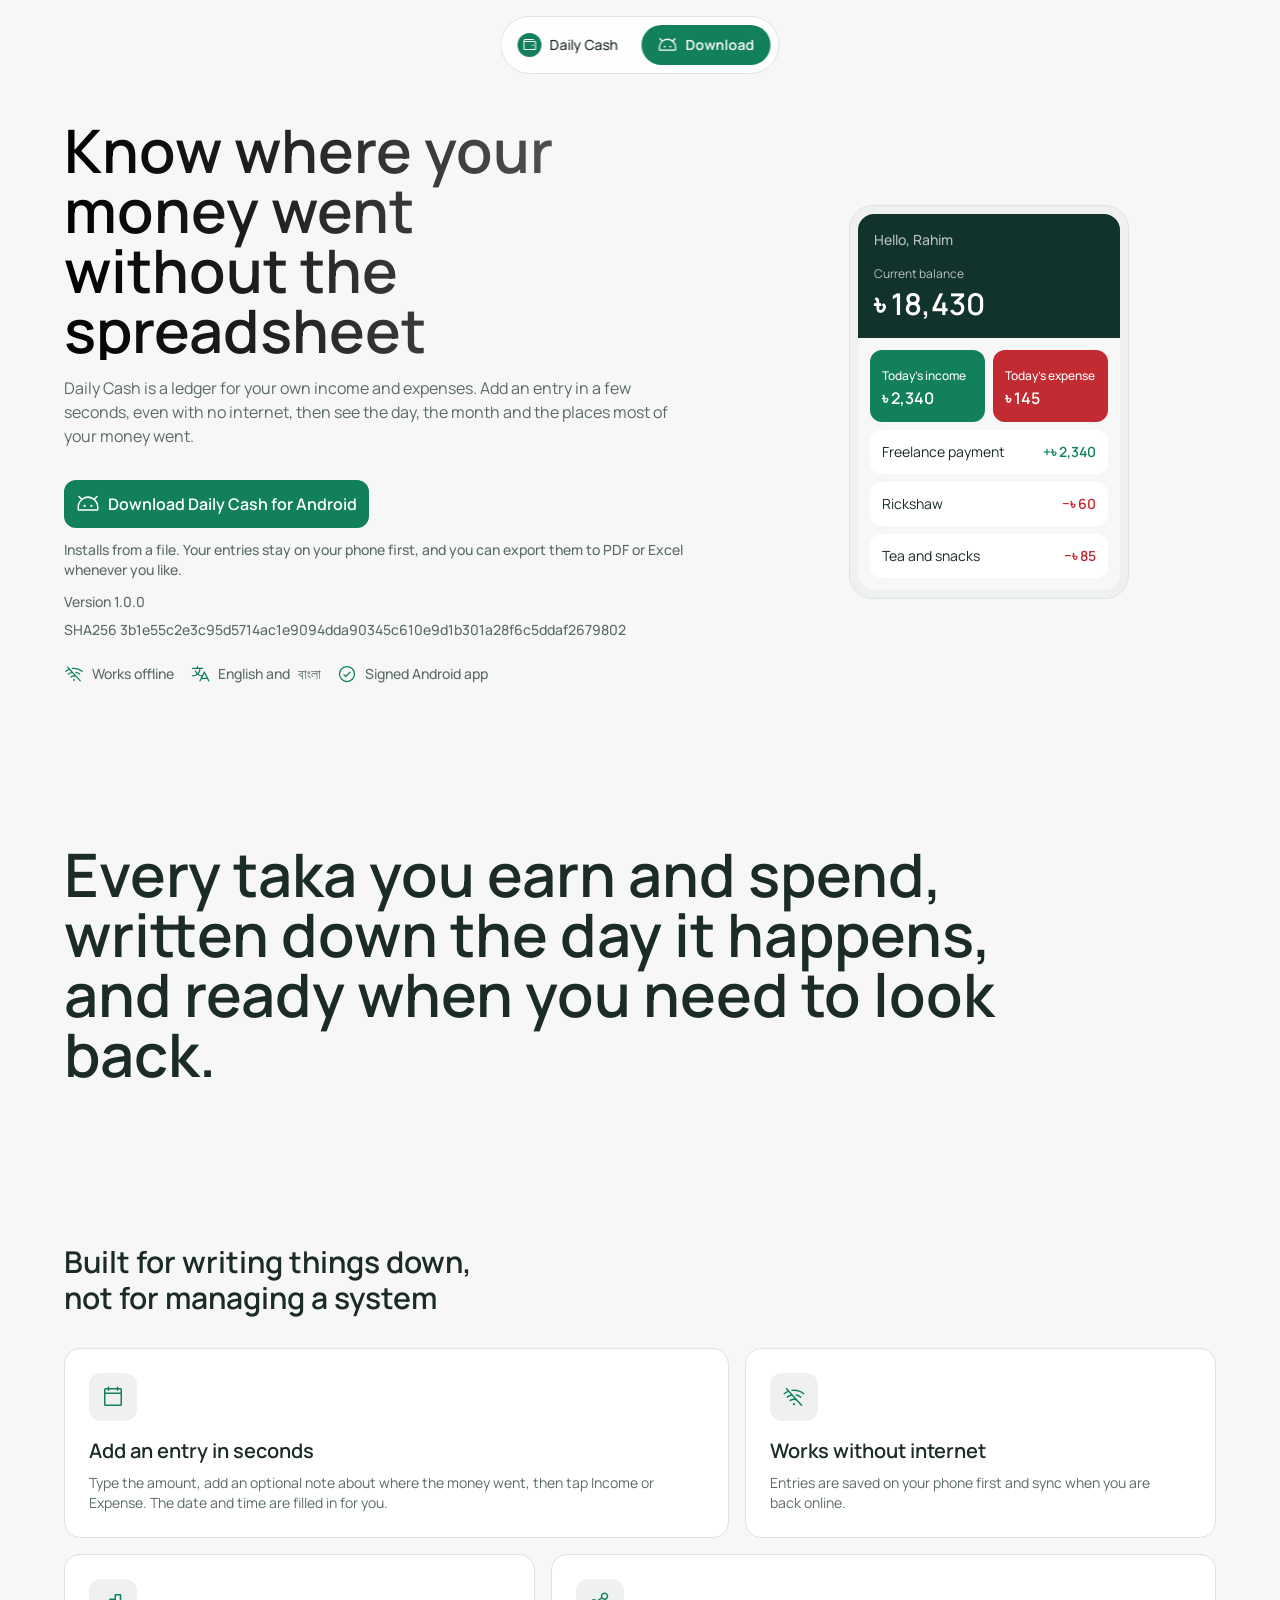
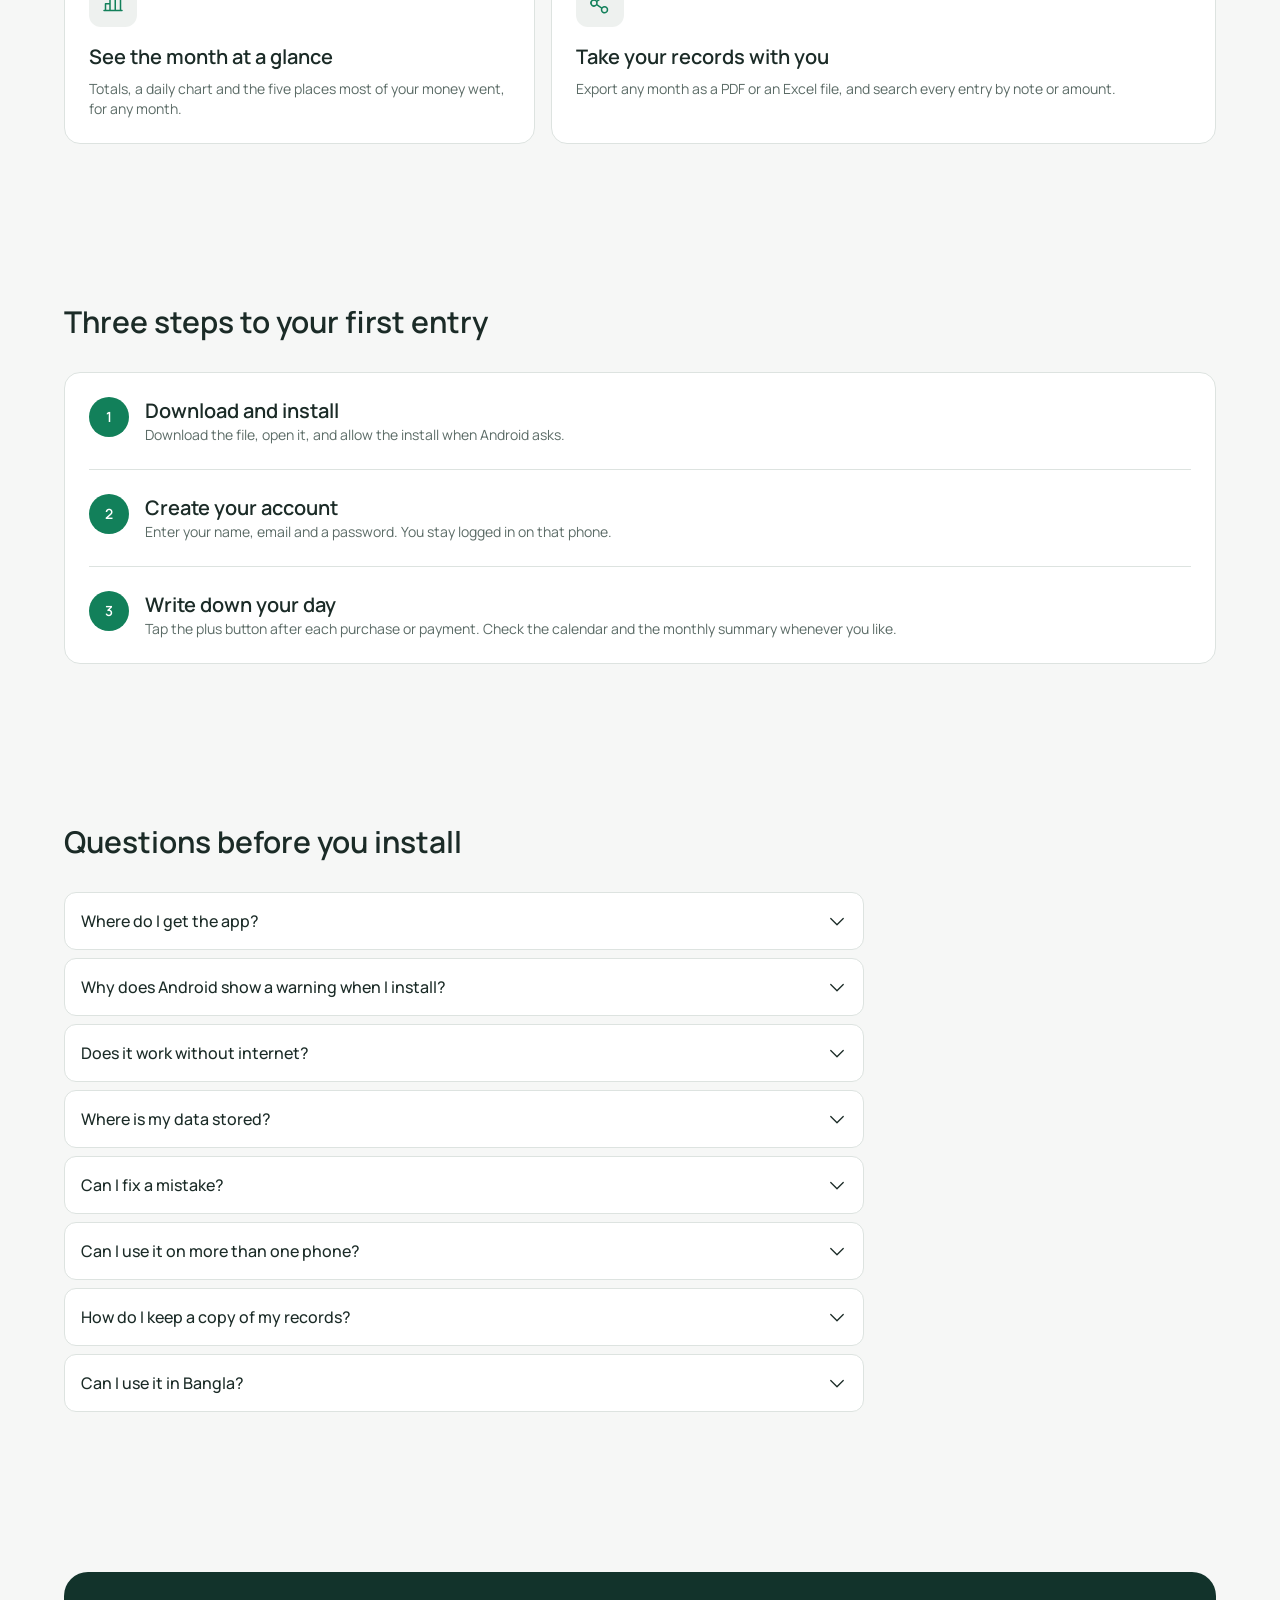
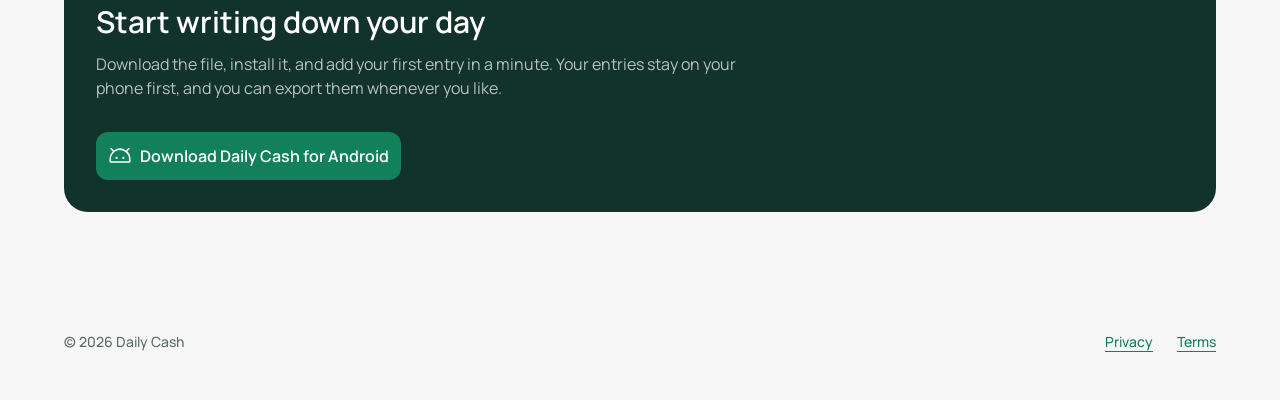
<file: docs/index.html>
<!doctype html>
<html lang="en">
<head>
  <meta charset="utf-8">
  <meta name="viewport" content="width=device-width, initial-scale=1">
  <title>Daily Cash: a daily income and expense ledger for Android</title>
  <meta name="description" content="Daily Cash is an Android app for writing down your income and expenses every day. Works without internet, in English and Bangla.">
  <meta name="theme-color" content="#12332B">
  <meta property="og:type" content="website">
  <meta property="og:title" content="Daily Cash: know where your money went">
  <meta property="og:description" content="An Android ledger for your own income and expenses. Works without internet, in English and Bangla.">
  <meta property="og:image" content="og.png">
  <meta name="twitter:card" content="summary_large_image">
  <link rel="icon" href="favicon.svg" type="image/svg+xml">
  <link rel="preload" href="fonts/Manrope.ttf" as="font" type="font/ttf" crossorigin>
  <link rel="stylesheet" href="style.css">
  <noscript><style>.reveal{opacity:1;transform:none}.tagline .w{color:var(--text)}</style></noscript>
  <script type="application/ld+json">{"@context": "https://schema.org", "@type": "FAQPage", "mainEntity": [{"@type": "Question", "name": "Where do I get the app?", "acceptedAnswer": {"@type": "Answer", "text": "This page gives you Daily Cash as an APK file, which you install directly on your Android phone. Tap the download button, open the file, and allow the install when Android asks."}}, {"@type": "Question", "name": "Why does Android show a warning when I install?", "acceptedAnswer": {"@type": "Answer", "text": "Android shows a prompt for any app that does not come from the Play Store, and for apps from developers it has not seen often. The file is signed with the developer's own key. To continue, tap More details, then Install anyway. If a checksum is listed on this page, you can compare it with the file you downloaded to confirm it is the original."}}, {"@type": "Question", "name": "Does it work without internet?", "acceptedAnswer": {"@type": "Answer", "text": "Yes, after the first login. You need internet once to create your account or log in. After that you can add, edit and delete entries offline, and they sync when your connection returns. A small cloud icon marks entries that are still waiting to sync."}}, {"@type": "Question", "name": "Where is my data stored?", "acceptedAnswer": {"@type": "Answer", "text": "Your entries are saved on your phone and synced to a private database, linked to your account. Only the account you log in with can read them. The privacy page explains what is stored."}}, {"@type": "Question", "name": "Can I fix a mistake?", "acceptedAnswer": {"@type": "Answer", "text": "Yes. Tap an entry to change its amount, note or type. Swipe an entry to the left to delete it, and tap Undo within five seconds if you change your mind."}}, {"@type": "Question", "name": "Can I use it on more than one phone?", "acceptedAnswer": {"@type": "Answer", "text": "Yes. Log in with the same account on the other phone, and pull down on the home screen to refresh."}}, {"@type": "Question", "name": "How do I keep a copy of my records?", "acceptedAnswer": {"@type": "Answer", "text": "Open Monthly summary, tap the share icon, and choose PDF or Excel. The file is created on your phone and you decide where to send it."}}, {"@type": "Question", "name": "Can I use it in Bangla?", "acceptedAnswer": {"@type": "Answer", "text": "Yes. Switch between English and বাংলা in Settings. Numbers change to Bangla digits too, and there is a dark theme."}}]}</script>
</head>
<body>
  <a class="skip button-sm" href="#main">Skip to content</a>

  <header class="nav" role="banner">
    <a class="brand title-4" href="./" aria-label="Daily Cash home">
      <span class="brand-mark"><svg aria-hidden="true" focusable="false" xmlns="http://www.w3.org/2000/svg" viewBox="0 0 256 256" fill="currentColor"><path d="M216,64H56a8,8,0,0,1,0-16H192a8,8,0,0,0,0-16H56A24,24,0,0,0,32,56V184a24,24,0,0,0,24,24H216a16,16,0,0,0,16-16V80A16,16,0,0,0,216,64Zm0,128H56a8,8,0,0,1-8-8V78.63A23.84,23.84,0,0,0,56,80H216Zm-48-60a12,12,0,1,1,12,12A12,12,0,0,1,168,132Z"/></svg></span>
      <span>Daily Cash</span>
    </a>
    <a class="btn btn-sm button-sm" href="#" data-download aria-disabled="true"><svg aria-hidden="true" focusable="false" xmlns="http://www.w3.org/2000/svg" viewBox="0 0 256 256" fill="currentColor"><path d="M176,148a12,12,0,1,1-12-12A12,12,0,0,1,176,148ZM92,136a12,12,0,1,0,12,12A12,12,0,0,0,92,136Zm148,24v24a16,16,0,0,1-16,16H32a16,16,0,0,1-16-16V161.13A113.38,113.38,0,0,1,51.4,78.72L26.34,53.66A8,8,0,0,1,37.66,42.34L63.82,68.5a111.43,111.43,0,0,1,128.55-.19l26-26a8,8,0,0,1,11.32,11.32L204.82,78.5c.75.71,1.5,1.43,2.24,2.17A111.25,111.25,0,0,1,240,160Zm-16,0a96,96,0,0,0-96-96h-.34C74.91,64.18,32,107.75,32,161.13V184H224Z"/></svg><span data-label data-soon="Coming soon">Download</span></a>
  </header>

  <main id="main">
    <section class="hero section">
      <div class="container hero-grid">
        <div class="hero-copy">
          <h1 class="hero-title">Know where your money went<br>without the spreadsheet</h1>
          <p class="hero-sub body-3">Daily Cash is a ledger for your own income and expenses. Add an entry in a few seconds, even with no internet, then see the day, the month and the places most of your money went.</p>
          <div class="hero-cta">
            <a class="btn button-md" href="#" data-download aria-disabled="true"><svg aria-hidden="true" focusable="false" xmlns="http://www.w3.org/2000/svg" viewBox="0 0 256 256" fill="currentColor"><path d="M176,148a12,12,0,1,1-12-12A12,12,0,0,1,176,148ZM92,136a12,12,0,1,0,12,12A12,12,0,0,0,92,136Zm148,24v24a16,16,0,0,1-16,16H32a16,16,0,0,1-16-16V161.13A113.38,113.38,0,0,1,51.4,78.72L26.34,53.66A8,8,0,0,1,37.66,42.34L63.82,68.5a111.43,111.43,0,0,1,128.55-.19l26-26a8,8,0,0,1,11.32,11.32L204.82,78.5c.75.71,1.5,1.43,2.24,2.17A111.25,111.25,0,0,1,240,160Zm-16,0a96,96,0,0,0-96-96h-.34C74.91,64.18,32,107.75,32,161.13V184H224Z"/></svg><span data-label data-soon="Download link coming soon">Download Daily Cash for Android</span></a>
            <p class="caption-1 muted">Installs from a file. Your entries stay on your phone first, and you can export them to PDF or Excel whenever you like.</p>
            <div class="meta-row caption-1" data-meta>
            <span data-version hidden>Version <span></span></span>
            <span data-sha hidden>SHA256 <span class="mono"></span></span>
          </div>
          </div>
          <ul class="proof caption-1">
            <li><svg aria-hidden="true" focusable="false" xmlns="http://www.w3.org/2000/svg" viewBox="0 0 256 256" fill="currentColor"><path d="M213.92,210.62a8,8,0,1,1-11.84,10.76l-52-57.15a60,60,0,0,0-57.41,7.24,8,8,0,1,1-9.42-12.93A75.43,75.43,0,0,1,128,144c1.28,0,2.55,0,3.82.1L104.9,114.49A108,108,0,0,0,61,135.31,8,8,0,0,1,49.73,134,8,8,0,0,1,51,122.77a124.27,124.27,0,0,1,41.71-21.66L69.37,75.4a155.43,155.43,0,0,0-40.29,24A8,8,0,0,1,18.92,87,171.87,171.87,0,0,1,58,62.86L42.08,45.38A8,8,0,1,1,53.92,34.62ZM128,192a12,12,0,1,0,12,12A12,12,0,0,0,128,192ZM237.08,87A172.3,172.3,0,0,0,106,49.4a8,8,0,1,0,2,15.87A158.33,158.33,0,0,1,128,64a156.25,156.25,0,0,1,98.92,35.37A8,8,0,0,0,237.08,87ZM195,135.31a8,8,0,0,0,11.24-1.3,8,8,0,0,0-1.3-11.24,124.25,124.25,0,0,0-51.73-24.2A8,8,0,1,0,150,114.24,108.12,108.12,0,0,1,195,135.31Z"/></svg>Works offline</li>
            <li><svg aria-hidden="true" focusable="false" xmlns="http://www.w3.org/2000/svg" viewBox="0 0 256 256" fill="currentColor"><path d="M247.15,212.42l-56-112a8,8,0,0,0-14.31,0l-21.71,43.43A88,88,0,0,1,108,126.93,103.65,103.65,0,0,0,135.69,64H160a8,8,0,0,0,0-16H104V32a8,8,0,0,0-16,0V48H32a8,8,0,0,0,0,16h87.63A87.76,87.76,0,0,1,96,116.35a87.74,87.74,0,0,1-19-31,8,8,0,1,0-15.08,5.34A103.63,103.63,0,0,0,84,127a87.55,87.55,0,0,1-52,17,8,8,0,0,0,0,16,103.46,103.46,0,0,0,64-22.08,104.18,104.18,0,0,0,51.44,21.31l-26.6,53.19a8,8,0,0,0,14.31,7.16L148.94,192h70.11l13.79,27.58A8,8,0,0,0,240,224a8,8,0,0,0,7.15-11.58ZM156.94,176,184,121.89,211.05,176Z"/></svg>English and <span lang="bn">বাংলা</span></li>
            <li><svg aria-hidden="true" focusable="false" xmlns="http://www.w3.org/2000/svg" viewBox="0 0 256 256" fill="currentColor"><path d="M173.66,98.34a8,8,0,0,1,0,11.32l-56,56a8,8,0,0,1-11.32,0l-24-24a8,8,0,0,1,11.32-11.32L112,148.69l50.34-50.35A8,8,0,0,1,173.66,98.34ZM232,128A104,104,0,1,1,128,24,104.11,104.11,0,0,1,232,128Zm-16,0a88,88,0,1,0-88,88A88.1,88.1,0,0,0,216,128Z"/></svg>Signed Android app</li>
          </ul>
        </div>

        <div class="phone-wrap reveal">
          <div class="phone" role="img" aria-label="Daily Cash home screen showing a balance, today's income and expense, and three recent entries">
            <div class="screen" aria-hidden="true">
              <div class="screen-head">
                <div class="hello caption-1">Hello, Rahim</div>
                <div class="hello caption-5" style="margin-top: var(--s-200)">Current balance</div>
                <div class="screen-balance">৳ 18,430</div>
              </div>
              <div class="screen-body">
                <div class="mini-cards">
                  <div class="mini-card in"><span class="caption-4">Today's income</span><b>৳ 2,340</b></div>
                  <div class="mini-card out"><span class="caption-4">Today's expense</span><b>৳ 145</b></div>
                </div>
                <div class="mini-row body-6"><span>Freelance payment</span><span class="amt-in">+৳ 2,340</span></div>
                <div class="mini-row body-6"><span>Rickshaw</span><span class="amt-out">−৳ 60</span></div>
                <div class="mini-row body-6"><span>Tea and snacks</span><span class="amt-out">−৳ 85</span></div>
              </div>
            </div>
          </div>
        </div>
      </div>
    </section>

    <section class="tagline" aria-label="What Daily Cash is for">
      <div class="container">
        <p><span class="t" data-text="Every taka you earn and spend, written down the day it happens, and ready when you need to look back.">Every taka you earn and spend, written down the day it happens, and ready when you need to look back.</span></p>
      </div>
    </section>

    <section class="section" id="benefits">
      <div class="container">
        <h2 class="heading-4 section-title reveal">Built for writing things down, not for managing a system</h2>
        <div class="bento">
          <article class="card reveal">
            <div class="icon-tile"><svg aria-hidden="true" focusable="false" xmlns="http://www.w3.org/2000/svg" viewBox="0 0 256 256" fill="currentColor"><path d="M208,32H184V24a8,8,0,0,0-16,0v8H88V24a8,8,0,0,0-16,0v8H48A16,16,0,0,0,32,48V208a16,16,0,0,0,16,16H208a16,16,0,0,0,16-16V48A16,16,0,0,0,208,32ZM72,48v8a8,8,0,0,0,16,0V48h80v8a8,8,0,0,0,16,0V48h24V80H48V48ZM208,208H48V96H208V208Z"/></svg></div>
            <h3 class="heading-6">Add an entry in seconds</h3>
            <p class="body-6 muted">Type the amount, add an optional note about where the money went, then tap Income or Expense. The date and time are filled in for you.</p>
          </article>
          <article class="card reveal">
            <div class="icon-tile"><svg aria-hidden="true" focusable="false" xmlns="http://www.w3.org/2000/svg" viewBox="0 0 256 256" fill="currentColor"><path d="M213.92,210.62a8,8,0,1,1-11.84,10.76l-52-57.15a60,60,0,0,0-57.41,7.24,8,8,0,1,1-9.42-12.93A75.43,75.43,0,0,1,128,144c1.28,0,2.55,0,3.82.1L104.9,114.49A108,108,0,0,0,61,135.31,8,8,0,0,1,49.73,134,8,8,0,0,1,51,122.77a124.27,124.27,0,0,1,41.71-21.66L69.37,75.4a155.43,155.43,0,0,0-40.29,24A8,8,0,0,1,18.92,87,171.87,171.87,0,0,1,58,62.86L42.08,45.38A8,8,0,1,1,53.92,34.62ZM128,192a12,12,0,1,0,12,12A12,12,0,0,0,128,192ZM237.08,87A172.3,172.3,0,0,0,106,49.4a8,8,0,1,0,2,15.87A158.33,158.33,0,0,1,128,64a156.25,156.25,0,0,1,98.92,35.37A8,8,0,0,0,237.08,87ZM195,135.31a8,8,0,0,0,11.24-1.3,8,8,0,0,0-1.3-11.24,124.25,124.25,0,0,0-51.73-24.2A8,8,0,1,0,150,114.24,108.12,108.12,0,0,1,195,135.31Z"/></svg></div>
            <h3 class="heading-6">Works without internet</h3>
            <p class="body-6 muted">Entries are saved on your phone first and sync when you are back online.</p>
          </article>
          <article class="card reveal">
            <div class="icon-tile"><svg aria-hidden="true" focusable="false" xmlns="http://www.w3.org/2000/svg" viewBox="0 0 256 256" fill="currentColor"><path d="M224,200h-8V40a8,8,0,0,0-8-8H152a8,8,0,0,0-8,8V80H96a8,8,0,0,0-8,8v40H48a8,8,0,0,0-8,8v64H32a8,8,0,0,0,0,16H224a8,8,0,0,0,0-16ZM160,48h40V200H160ZM104,96h40V200H104ZM56,144H88v56H56Z"/></svg></div>
            <h3 class="heading-6">See the month at a glance</h3>
            <p class="body-6 muted">Totals, a daily chart and the five places most of your money went, for any month.</p>
          </article>
          <article class="card reveal">
            <div class="icon-tile"><svg aria-hidden="true" focusable="false" xmlns="http://www.w3.org/2000/svg" viewBox="0 0 256 256" fill="currentColor"><path d="M176,160a39.89,39.89,0,0,0-28.62,12.09l-46.1-29.63a39.8,39.8,0,0,0,0-28.92l46.1-29.63a40,40,0,1,0-8.66-13.45l-46.1,29.63a40,40,0,1,0,0,55.82l46.1,29.63A40,40,0,1,0,176,160Zm0-128a24,24,0,1,1-24,24A24,24,0,0,1,176,32ZM64,152a24,24,0,1,1,24-24A24,24,0,0,1,64,152Zm112,72a24,24,0,1,1,24-24A24,24,0,0,1,176,224Z"/></svg></div>
            <h3 class="heading-6">Take your records with you</h3>
            <p class="body-6 muted">Export any month as a PDF or an Excel file, and search every entry by note or amount.</p>
          </article>
        </div>
      </div>
    </section>

    <section class="section" id="how">
      <div class="container">
        <h2 class="heading-4 section-title reveal">Three steps to your first entry</h2>
        <ol class="steps reveal">
          <li class="step">
            <span class="step-n button-sm" aria-hidden="true">1</span>
            <div><h3 class="heading-6">Download and install</h3><p class="body-6 muted">Download the file, open it, and allow the install when Android asks.</p></div>
          </li>
          <li class="rule" role="presentation"></li>
          <li class="step">
            <span class="step-n button-sm" aria-hidden="true">2</span>
            <div><h3 class="heading-6">Create your account</h3><p class="body-6 muted">Enter your name, email and a password. You stay logged in on that phone.</p></div>
          </li>
          <li class="rule" role="presentation"></li>
          <li class="step">
            <span class="step-n button-sm" aria-hidden="true">3</span>
            <div><h3 class="heading-6">Write down your day</h3><p class="body-6 muted">Tap the plus button after each purchase or payment. Check the calendar and the monthly summary whenever you like.</p></div>
          </li>
        </ol>
      </div>
    </section>

    <section class="section" id="faq">
      <div class="container">
        <h2 class="heading-4 section-title reveal">Questions before you install</h2>
        <div class="faq reveal">
        <details><summary class="title-3"><span>Where do I get the app?</span><svg aria-hidden="true" focusable="false" xmlns="http://www.w3.org/2000/svg" viewBox="0 0 256 256" fill="currentColor"><path d="M213.66,101.66l-80,80a8,8,0,0,1-11.32,0l-80-80A8,8,0,0,1,53.66,90.34L128,164.69l74.34-74.35a8,8,0,0,1,11.32,11.32Z"/></svg></summary><p class="answer body-6">This page gives you Daily Cash as an APK file, which you install directly on your Android phone. Tap the download button, open the file, and allow the install when Android asks.</p></details>
        <details><summary class="title-3"><span>Why does Android show a warning when I install?</span><svg aria-hidden="true" focusable="false" xmlns="http://www.w3.org/2000/svg" viewBox="0 0 256 256" fill="currentColor"><path d="M213.66,101.66l-80,80a8,8,0,0,1-11.32,0l-80-80A8,8,0,0,1,53.66,90.34L128,164.69l74.34-74.35a8,8,0,0,1,11.32,11.32Z"/></svg></summary><p class="answer body-6">Android shows a prompt for any app that does not come from the Play Store, and for apps from developers it has not seen often. The file is signed with the developer's own key. To continue, tap More details, then Install anyway. If a checksum is listed on this page, you can compare it with the file you downloaded to confirm it is the original.</p></details>
        <details><summary class="title-3"><span>Does it work without internet?</span><svg aria-hidden="true" focusable="false" xmlns="http://www.w3.org/2000/svg" viewBox="0 0 256 256" fill="currentColor"><path d="M213.66,101.66l-80,80a8,8,0,0,1-11.32,0l-80-80A8,8,0,0,1,53.66,90.34L128,164.69l74.34-74.35a8,8,0,0,1,11.32,11.32Z"/></svg></summary><p class="answer body-6">Yes, after the first login. You need internet once to create your account or log in. After that you can add, edit and delete entries offline, and they sync when your connection returns. A small cloud icon marks entries that are still waiting to sync.</p></details>
        <details><summary class="title-3"><span>Where is my data stored?</span><svg aria-hidden="true" focusable="false" xmlns="http://www.w3.org/2000/svg" viewBox="0 0 256 256" fill="currentColor"><path d="M213.66,101.66l-80,80a8,8,0,0,1-11.32,0l-80-80A8,8,0,0,1,53.66,90.34L128,164.69l74.34-74.35a8,8,0,0,1,11.32,11.32Z"/></svg></summary><p class="answer body-6">Your entries are saved on your phone and synced to a private database, linked to your account. Only the account you log in with can read them. The privacy page explains what is stored.</p></details>
        <details><summary class="title-3"><span>Can I fix a mistake?</span><svg aria-hidden="true" focusable="false" xmlns="http://www.w3.org/2000/svg" viewBox="0 0 256 256" fill="currentColor"><path d="M213.66,101.66l-80,80a8,8,0,0,1-11.32,0l-80-80A8,8,0,0,1,53.66,90.34L128,164.69l74.34-74.35a8,8,0,0,1,11.32,11.32Z"/></svg></summary><p class="answer body-6">Yes. Tap an entry to change its amount, note or type. Swipe an entry to the left to delete it, and tap Undo within five seconds if you change your mind.</p></details>
        <details><summary class="title-3"><span>Can I use it on more than one phone?</span><svg aria-hidden="true" focusable="false" xmlns="http://www.w3.org/2000/svg" viewBox="0 0 256 256" fill="currentColor"><path d="M213.66,101.66l-80,80a8,8,0,0,1-11.32,0l-80-80A8,8,0,0,1,53.66,90.34L128,164.69l74.34-74.35a8,8,0,0,1,11.32,11.32Z"/></svg></summary><p class="answer body-6">Yes. Log in with the same account on the other phone, and pull down on the home screen to refresh.</p></details>
        <details><summary class="title-3"><span>How do I keep a copy of my records?</span><svg aria-hidden="true" focusable="false" xmlns="http://www.w3.org/2000/svg" viewBox="0 0 256 256" fill="currentColor"><path d="M213.66,101.66l-80,80a8,8,0,0,1-11.32,0l-80-80A8,8,0,0,1,53.66,90.34L128,164.69l74.34-74.35a8,8,0,0,1,11.32,11.32Z"/></svg></summary><p class="answer body-6">Open Monthly summary, tap the share icon, and choose PDF or Excel. The file is created on your phone and you decide where to send it.</p></details>
        <details><summary class="title-3"><span>Can I use it in Bangla?</span><svg aria-hidden="true" focusable="false" xmlns="http://www.w3.org/2000/svg" viewBox="0 0 256 256" fill="currentColor"><path d="M213.66,101.66l-80,80a8,8,0,0,1-11.32,0l-80-80A8,8,0,0,1,53.66,90.34L128,164.69l74.34-74.35a8,8,0,0,1,11.32,11.32Z"/></svg></summary><p class="answer body-6">Yes. Switch between English and <span lang="bn">বাংলা</span> in Settings. Numbers change to Bangla digits too, and there is a dark theme.</p></details>
        </div>
      </div>
    </section>

    <section class="section final">
      <div class="container">
        <div class="box reveal">
          <h2 class="heading-4" style="max-width: 680px">Start writing down your day</h2>
          <p class="body-3 muted" style="margin-top: var(--s-100); max-width: 680px">Download the file, install it, and add your first entry in a minute. Your entries stay on your phone first, and you can export them whenever you like.</p>
          <div class="hero-cta">
            <a class="btn button-md" href="#" data-download aria-disabled="true"><svg aria-hidden="true" focusable="false" xmlns="http://www.w3.org/2000/svg" viewBox="0 0 256 256" fill="currentColor"><path d="M176,148a12,12,0,1,1-12-12A12,12,0,0,1,176,148ZM92,136a12,12,0,1,0,12,12A12,12,0,0,0,92,136Zm148,24v24a16,16,0,0,1-16,16H32a16,16,0,0,1-16-16V161.13A113.38,113.38,0,0,1,51.4,78.72L26.34,53.66A8,8,0,0,1,37.66,42.34L63.82,68.5a111.43,111.43,0,0,1,128.55-.19l26-26a8,8,0,0,1,11.32,11.32L204.82,78.5c.75.71,1.5,1.43,2.24,2.17A111.25,111.25,0,0,1,240,160Zm-16,0a96,96,0,0,0-96-96h-.34C74.91,64.18,32,107.75,32,161.13V184H224Z"/></svg><span data-label data-soon="Download link coming soon">Download Daily Cash for Android</span></a>
          </div>
        </div>
      </div>
    </section>
  </main>

  <footer class="footer">
    <div class="container footer-row caption-1">
      <span>© <span data-year>2026</span> Daily Cash</span>
      <nav aria-label="Legal">
        <a class="link" href="privacy.html">Privacy</a>
        <a class="link" href="terms.html">Terms</a>
      </nav>
    </div>
  </footer>

  <script src="config.js"></script>
  <script src="app.js"></script>
</body>
</html>
</file>
<file: docs/style.css>
/* Daily Cash download page. Tokens first, then components. */
@font-face {
  font-family: "Manrope";
  src: url("fonts/Manrope.ttf") format("truetype");
  font-weight: 200 800;
  font-display: swap;
}

:root {
  /* spacing scale */
  --s-0: 0; --s-25: 2px; --s-50: 4px; --s-75: 8px; --s-100: 12px; --s-200: 16px;
  --s-300: 24px; --s-400: 32px; --s-500: 40px; --s-600: 48px; --s-700: 64px;
  --s-800: 80px; --s-900: 96px;
  /* radius scale */
  --r-2: 2px; --r-4: 4px; --r-6: 6px; --r-8: 8px; --r-12: 12px; --r-16: 16px;
  --r-24: 24px; --r-full: 9999px;
  /* motion */
  --ease: cubic-bezier(0.22, 1, 0.36, 1);

  /* layer 1: core colors */
  --green-600: #12805A;
  --green-700: #0F6B4C;
  --green-300: #4ADE9A;
  --ink: #12332B;
  --red-600: #C12B31;

  /* layer 2: roles, light */
  --bg: #F6F7F6;
  --surface: #FFFFFF;
  --surface-2: #EEF1EF;
  --border: #DDE3E0;
  --text: #1B2B27;
  --text-muted: #5B6B66;
  --accent: var(--green-600);
  --accent-hover: var(--green-700);
  --accent-text: var(--green-600);
  --on-accent: #FFFFFF;
  --hero-from: #000000;
  --hero-to: #666666;
  color-scheme: light dark;
}

@media (prefers-color-scheme: dark) {
  :root {
    --bg: #131209;
    --surface: #1F1F1F;
    --surface-2: #272727;
    --border: #313131;
    --text: #E8F0ED;
    --text-muted: #A3AFAA;
    --accent-text: var(--green-300);
    --hero-from: #FFFFFF;
    --hero-to: #9B9B9B;
  }
}

*, *::before, *::after { box-sizing: border-box; }
html { scroll-behavior: smooth; -webkit-text-size-adjust: 100%; }
body {
  margin: 0;
  background: var(--bg);
  color: var(--text);
  font-family: "Manrope", system-ui, sans-serif;
  font-size: 16px;
  line-height: 24px;
  font-weight: 400;
  letter-spacing: 0;
  overflow-x: hidden;
}
img, svg { display: block; max-width: 100%; }
a { color: inherit; }
p, h1, h2, h3, ul, ol, dl { margin: 0; }
ul, ol { padding: 0; list-style: none; }

/* text styles */
.heading-1 { font-size: 60px; line-height: 60px; font-weight: 600; text-wrap: balance; }
.heading-2 { font-size: 48px; line-height: 48px; font-weight: 600; text-wrap: balance; }
.heading-3 { font-size: 36px; line-height: 40px; font-weight: 600; text-wrap: balance; }
.heading-4 { font-size: 30px; line-height: 36px; font-weight: 600; text-wrap: balance; }
.heading-5 { font-size: 24px; line-height: 32px; font-weight: 600; text-wrap: balance; }
.heading-6 { font-size: 20px; line-height: 28px; font-weight: 600; text-wrap: balance; }
.title-3 { font-size: 16px; line-height: 24px; font-weight: 500; }
.title-4 { font-size: 14px; line-height: 20px; font-weight: 500; }
.body-3 { font-size: 16px; line-height: 24px; font-weight: 400; text-wrap: pretty; }
.body-6 { font-size: 14px; line-height: 20px; font-weight: 400; text-wrap: pretty; }
.button-md { font-size: 16px; line-height: 24px; font-weight: 600; }
.button-sm { font-size: 14px; line-height: 20px; font-weight: 600; }
.caption-1 { font-size: 14px; line-height: 20px; font-weight: 500; }
.caption-4 { font-size: 12px; line-height: 16px; font-weight: 500; }
.caption-5 { font-size: 12px; line-height: 16px; font-weight: 400; }
.muted { color: var(--text-muted); }

/* layout */
.container { width: 100%; max-width: 1200px; margin: 0 auto; padding: 0 var(--s-300); }
.section { padding: var(--s-700) 0; }
@media (min-width: 1024px) { .section { padding: var(--s-800) 0; } }

.skip {
  position: absolute; left: var(--s-200); top: var(--s-200); z-index: 20;
  padding: var(--s-75) var(--s-100); border-radius: var(--r-8);
  background: var(--accent); color: var(--on-accent);
  transform: translateY(-200%); transition: transform 500ms var(--ease);
}
.skip:focus { transform: translateY(0); }

/* floating nav */
.nav {
  position: fixed; top: var(--s-200); left: 50%; z-index: 10;
  transform: translateX(-50%);
  display: flex; align-items: center; gap: var(--s-300);
  padding: var(--s-75) var(--s-75) var(--s-75) var(--s-200);
  border: 1px solid var(--border);
  border-radius: var(--r-full);
  background: color-mix(in srgb, var(--surface) 80%, transparent);
  -webkit-backdrop-filter: blur(12px); backdrop-filter: blur(12px);
}
.brand { display: flex; align-items: center; gap: var(--s-75); text-decoration: none; }
.brand-mark {
  width: 24px; height: 24px; border-radius: var(--r-full); background: var(--accent);
  display: grid; place-items: center; color: var(--on-accent);
}
.brand-mark svg { width: 16px; height: 16px; }

/* buttons: 8 / 12 padding, 48 minimum touch height */
.btn {
  display: inline-flex; align-items: center; justify-content: center; gap: var(--s-75);
  min-height: 48px; padding: var(--s-75) var(--s-100);
  border: 0; border-radius: var(--r-12); cursor: pointer; text-decoration: none;
  background: var(--accent); color: var(--on-accent);
  transition: transform 500ms var(--ease), background-color 300ms var(--ease);
}
.btn:hover { background: var(--accent-hover); }
.btn:active { transform: scale(0.98); }
.btn:focus-visible, .link:focus-visible, summary:focus-visible {
  outline: 2px solid var(--accent-text); outline-offset: 2px;
}
.btn[aria-disabled="true"] {
  background: var(--surface-2); color: var(--text-muted); cursor: not-allowed; pointer-events: none;
}
.btn svg { width: 24px; height: 24px; }
.btn-sm { min-height: 40px; border-radius: var(--r-full); padding: var(--s-75) var(--s-200); }
.btn-sm svg { width: 20px; height: 20px; }
.link { color: var(--accent-text); text-decoration: underline; text-underline-offset: 4px; }

/* hero */
.hero { padding-top: var(--s-900); }
.hero-grid { display: grid; gap: var(--s-600); align-items: center; }
@media (min-width: 1024px) {
  .hero { padding-top: calc(var(--s-900) + var(--s-300)); }
  .hero-grid { grid-template-columns: 7fr 5fr; gap: var(--s-700); }
}
.hero-copy { max-width: 680px; }
.hero-title {
  font-size: 36px; line-height: 40px; font-weight: 600; text-wrap: balance;
  background: linear-gradient(90deg, var(--hero-from), var(--hero-to));
  -webkit-background-clip: text; background-clip: text; color: transparent;
}
@media (min-width: 768px) { .hero-title { font-size: 48px; line-height: 48px; } }
@media (min-width: 1024px) { .hero-title { font-size: 60px; line-height: 60px; } }
.hero-sub { margin-top: var(--s-200); max-width: 680px; color: var(--text-muted); }
.hero-cta { margin-top: var(--s-400); display: flex; flex-direction: column; align-items: flex-start; gap: var(--s-100); }
.proof {
  margin-top: var(--s-300); display: flex; flex-wrap: wrap; gap: var(--s-75) var(--s-200);
  color: var(--text-muted);
}
.proof li { display: inline-flex; align-items: center; gap: var(--s-75); }
.proof svg { width: 20px; height: 20px; color: var(--accent-text); }
.meta-row { display: none; flex-wrap: wrap; gap: var(--s-75) var(--s-200); color: var(--text-muted); }
.meta-row.show { display: flex; }
.mono { overflow-wrap: anywhere; }

/* phone illustration: frame 24 with 8 padding, screen 16 */
.phone-wrap { display: grid; place-items: center; }
.phone {
  width: 280px; padding: var(--s-75); border-radius: var(--r-24);
  background: var(--surface-2); border: 1px solid var(--border);
}
.screen { border-radius: var(--r-16); background: var(--bg); overflow: hidden; }
.screen-head { background: var(--ink); color: #fff; padding: var(--s-200); }
.screen-head .hello { color: #B8C2BF; }
.screen-balance { font-size: 30px; line-height: 36px; font-weight: 600; margin-top: var(--s-50); }
.screen-body { padding: var(--s-100); display: grid; gap: var(--s-75); }
.mini-cards { display: grid; grid-template-columns: 1fr 1fr; gap: var(--s-75); }
.mini-card { border-radius: var(--r-12); padding: var(--s-100); color: #fff; }
.mini-card.in { background: var(--green-600); }
.mini-card.out { background: var(--red-600); }
.mini-card b { display: block; font-size: 16px; line-height: 24px; font-weight: 600; }
.mini-row {
  display: flex; justify-content: space-between; gap: var(--s-75);
  padding: var(--s-100); border-radius: var(--r-12); background: var(--surface);
}
.mini-row .amt-in { color: var(--accent-text); font-weight: 600; }
.mini-row .amt-out { color: var(--red-600); font-weight: 600; }
@media (prefers-color-scheme: dark) { .mini-row .amt-out { color: #FF7A7F; } }

/* tagline reveal */
.tagline { padding: var(--s-800) 0; }
.tagline p { max-width: 960px; }
.tagline .w { color: color-mix(in srgb, var(--text) 30%, transparent); transition: color 500ms var(--ease); }
.tagline .w.on { color: var(--text); }
.tagline .t { font-size: 36px; line-height: 40px; font-weight: 600; text-wrap: balance; }
@media (min-width: 768px) { .tagline .t { font-size: 48px; line-height: 48px; } }
@media (min-width: 1024px) { .tagline .t { font-size: 60px; line-height: 60px; } }

/* benefits: asymmetric grid, shared elements start at the same height */
.section-title { margin-bottom: var(--s-400); max-width: 680px; }
.bento { display: grid; gap: var(--s-200); }
@media (min-width: 768px) {
  .bento { grid-template-columns: repeat(12, 1fr); }
  .bento .card:nth-child(1), .bento .card:nth-child(4) { grid-column: span 7; }
  .bento .card:nth-child(2), .bento .card:nth-child(3) { grid-column: span 5; }
}
.card {
  padding: var(--s-300); border-radius: var(--r-16);
  background: var(--surface); border: 1px solid var(--border);
}
.icon-tile {
  width: 48px; height: 48px; border-radius: var(--r-12); display: grid; place-items: center;
  background: var(--surface-2); color: var(--accent-text); margin-bottom: var(--s-200);
}
.icon-tile svg { width: 24px; height: 24px; }
.card h3 { margin-bottom: var(--s-75); }

/* steps */
.steps { border-radius: var(--r-16); background: var(--surface); border: 1px solid var(--border); padding: var(--s-300); }
.step { display: grid; grid-template-columns: 40px 1fr; gap: var(--s-200); }
.step-n {
  width: 40px; height: 40px; border-radius: var(--r-full); display: grid; place-items: center;
  background: var(--accent); color: var(--on-accent);
}
.rule { height: 1px; background: var(--border); margin: var(--s-300) 0; }

/* faq */
.faq { display: grid; gap: var(--s-75); max-width: 800px; }
details { border-radius: var(--r-12); background: var(--surface); border: 1px solid var(--border); }
summary {
  list-style: none; cursor: pointer; padding: var(--s-200);
  display: flex; align-items: center; justify-content: space-between; gap: var(--s-200);
  border-radius: var(--r-12);
}
summary::-webkit-details-marker { display: none; }
summary svg { width: 20px; height: 20px; flex: none; transition: transform 500ms var(--ease); }
details[open] summary svg { transform: rotate(180deg); }
details .answer { padding: 0 var(--s-200) var(--s-200); color: var(--text-muted); }

/* final cta + footer */
.final { text-align: left; }
.final .box { padding: var(--s-400); border-radius: var(--r-24); background: var(--ink); color: #fff; }
.final .box .muted { color: #B8C2BF; }
.final .box .btn:hover { background: var(--accent-hover); }
.final .box .btn[aria-disabled="true"] { background: #313131; color: #B3B3B3; }
.footer { padding: var(--s-500) 0 var(--s-600); color: var(--text-muted); }
.footer-row { display: flex; flex-wrap: wrap; gap: var(--s-200) var(--s-300); justify-content: space-between; align-items: center; }
.footer nav { display: flex; gap: var(--s-300); }

/* legal pages */
.doc { max-width: 680px; padding-top: var(--s-900); padding-bottom: var(--s-800); }
.doc h1 { margin-bottom: var(--s-200); }
.doc h2 { margin: var(--s-400) 0 var(--s-75); }
.doc p, .doc li { color: var(--text-muted); }
.doc ul { list-style: disc; padding-left: var(--s-300); display: grid; gap: var(--s-75); }
.center-page { min-height: 100vh; display: grid; place-items: center; text-align: center; padding: var(--s-300); }

/* scroll reveal: rise 32px and fade, once */
.reveal { opacity: 0; transform: translateY(var(--s-400)); transition: opacity 700ms var(--ease), transform 700ms var(--ease); }
.reveal.in { opacity: 1; transform: none; }

@media (prefers-reduced-motion: reduce) {
  html { scroll-behavior: auto; }
  .reveal { transform: none; transition: opacity 300ms linear; }
  .tagline .w { color: var(--text); transition: none; }
  .btn, .skip, summary svg { transition: none; }
  .btn:active { transform: none; }
}
</file>
